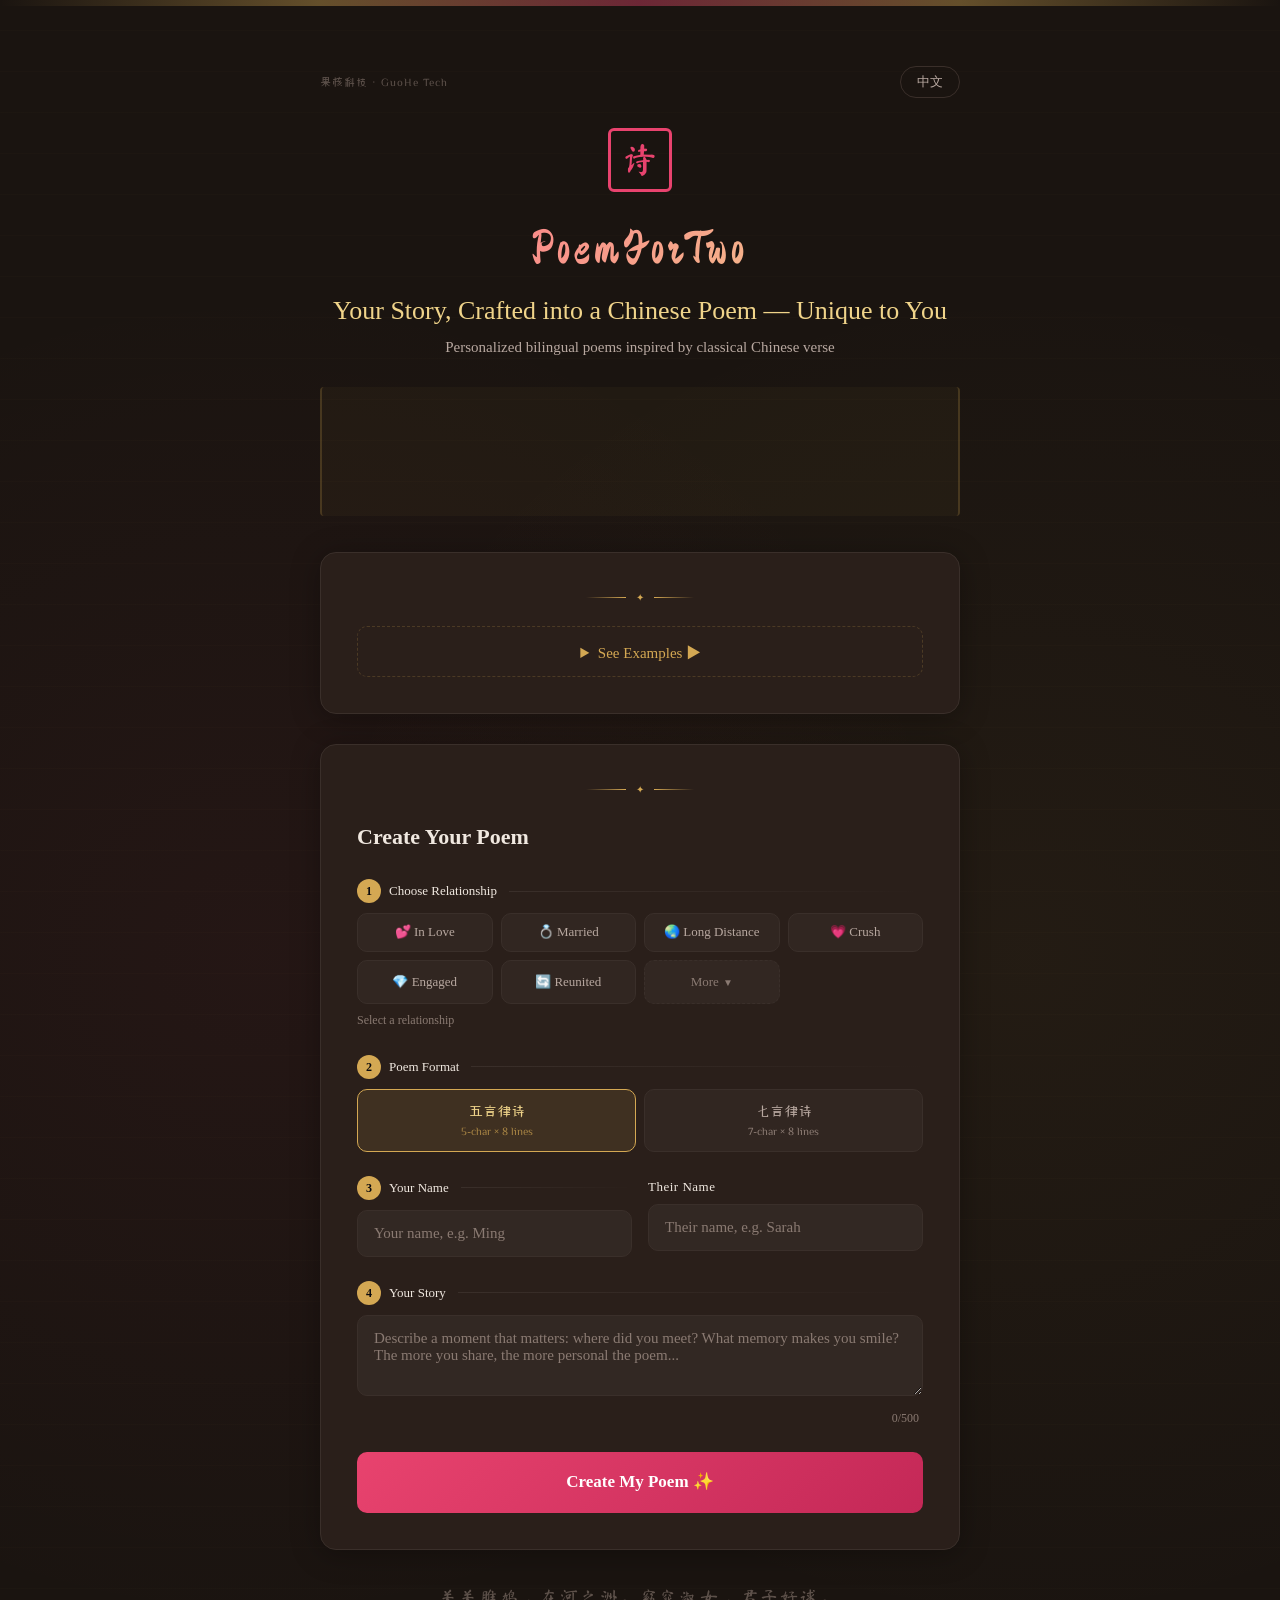
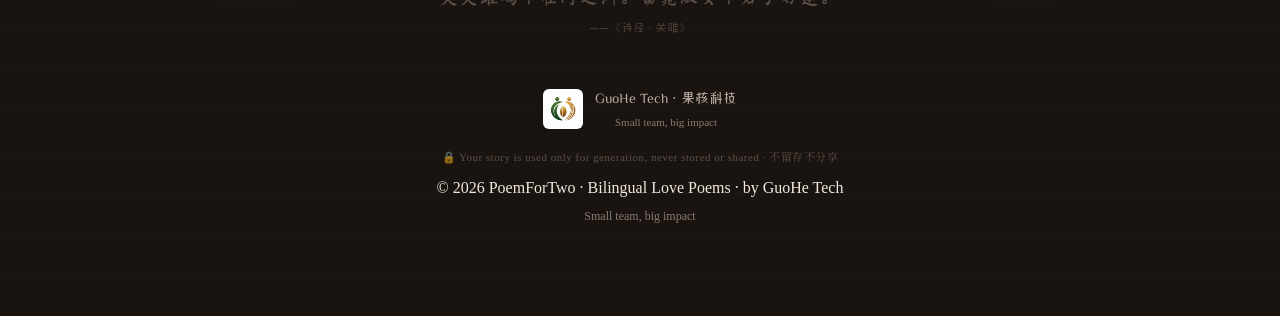
<file: index.html>
<!DOCTYPE html>
<html lang="en">
<head>
<!-- GoatCounter analytics -->
<script data-goatcounter="https://poemfortwo.goatcounter.com/count"
        async src="//gc.zgo.at/count.js"></script>
    <meta charset="UTF-8">
    <meta name="viewport" content="width=device-width, initial-scale=1.0">
    <title>PoemForTwo · Turn Your Love Story into a Bilingual Chinese Poem</title>
    <meta name="description" content="Turn your love story into a personalized bilingual poem. Classical Chinese poetry with English translation. A unique gift crafted from your memories.">
    <meta name="keywords" content="personalized love poem, bilingual poem, Chinese love poetry, romantic gift, anniversary gift, 情诗生成, 古诗词, 中英双语情诗">
    <meta name="robots" content="index, follow">
    <meta name="google-site-verification" content="eVZNyo35Vxsx5VyrqxjgL5WBrnt7HIEMkwZBcifdF6E">
    <link rel="canonical" href="https://poem.hajimijob.top/">
    <link rel="alternate" hreflang="en" href="https://poem.hajimijob.top/">
    <link rel="alternate" hreflang="zh" href="https://poem.hajimijob.top/">
    <link rel="alternate" hreflang="x-default" href="https://poem.hajimijob.top/">
    <link rel="stylesheet" href="css/style.css">
    <link href="https://fonts.googleapis.com/css2?family=Caveat:wght@400;600;700&display=swap" rel="stylesheet">
    <link rel="icon" type="image/svg+xml" href="data:image/svg+xml,<svg xmlns='http://www.w3.org/2000/svg' viewBox='0 0 100 100'><text y='.9em' font-size='90'>🏮</text></svg>">
    <link rel="apple-touch-icon" href="data:image/svg+xml,<svg xmlns='http://www.w3.org/2000/svg' viewBox='0 0 100 100'><text y='.9em' font-size='90'>🏮</text></svg>">

    <!-- Open Graph / Social Sharing -->
    <meta property="og:type" content="website">
    <meta property="og:url" content="https://poem.hajimijob.top/">
    <meta property="og:title" content="PoemForTwo · Turn Your Love Story into a Bilingual Chinese Poem">
    <meta property="og:description" content="Turn your love story into a personalized bilingual poem. Classical Chinese poetry with English translation. A unique gift crafted from your memories.">
    <meta property="og:image" content="https://poem.hajimijob.top/assets/og-image.png">
    <meta property="og:image:width" content="1200">
    <meta property="og:image:height" content="630">
    <meta property="og:locale" content="en_US">
    <meta property="og:locale:alternate" content="zh_CN">
    <meta property="og:site_name" content="PoemForTwo">

    <!-- Twitter Card -->
    <meta name="twitter:card" content="summary_large_image">
    <meta name="twitter:title" content="PoemForTwo · Turn Your Love Story into a Bilingual Chinese Poem">
    <meta name="twitter:description" content="Turn your love story into a personalized bilingual poem. Classical Chinese + English. A unique gift from the heart.">
    <meta name="twitter:image" content="https://poem.hajimijob.top/assets/og-image.png">

    <!-- JSON-LD Schema -->
    <script type="application/ld+json">
    {
        "@context": "https://schema.org",
        "@type": "WebApplication",
        "name": "PoemForTwo",
        "description": "Turn your love story into a personalized bilingual poem. Classical Chinese poetry with English translation.",
        "url": "https://poem.hajimijob.top",
        "applicationCategory": "CreativeWork",
        "operatingSystem": "All",
        "browserRequirements": "Requires JavaScript",
        "offers": {
            "@type": "Offer",
            "price": "9.90",
            "priceCurrency": "USD",
            "availability": "https://schema.org/InStock"
        },
        "author": {
            "@type": "Organization",
            "name": "GuoHe Tech"
        }
    }
    </script>

    <!-- Breadcrumb structured data -->
    <script type="application/ld+json">
    {
        "@context": "https://schema.org",
        "@type": "BreadcrumbList",
        "itemListElement": [{
            "@type": "ListItem",
            "position": 1,
            "name": "PoemForTwo",
            "item": "https://poem.hajimijob.top"
        }]
    }
    </script>
</head>
<body>
    <div class="top-ornament"></div>

    <div class="container">
        <!-- Header -->
        <header class="hero">
            <div class="hero-top-bar">
                <div class="brand-badge">果核科技 · GuoHe Tech</div>
                <button class="lang-toggle" id="langToggle" onclick="toggleLang()">EN</button>
            </div>

            <div class="seal-mark animate-fade-rise">诗</div>
            <h1 class="animate-fade-rise">PoemForTwo</h1>
            <p class="subtitle-main animate-fade-rise-delay" data-i18n="heroMain">Turn Your Story into a Beautiful Chinese Poem</p>
            <p class="subtitle animate-fade-rise-delay" data-i18n="heroDesc">Personalized bilingual poems inspired by classical Chinese verse</p>

            <div class="quote-scroll animate-fade-rise-delay-2" id="quoteScroll">
                <div class="quote-line" id="quoteLine">愿得一心人，白首不相离</div>
                <div class="quote-source" id="quoteSource">—— 卓文君《白头吟》</div>
                <div class="quote-en" id="quoteEn">"May we remain devoted until our hair turns white"</div>
            </div>
        </header>

        <!-- Examples -->
        <section class="examples-section" id="examplesSection">
            <div class="card">
                <div class="card-header-ornament">
                    <span class="ornament-line"></span>
                    <span class="ornament-dot">✦</span>
                    <span class="ornament-line"></span>
                </div>
                <button class="examples-toggle" id="examplesToggle" onclick="toggleExamples()">
                    <span class="examples-toggle-icon">▶</span>
                    <span data-i18n="examplesToggleText">See Examples</span>
                </button>
                <div class="examples-body hidden" id="examplesBody">
                    <div class="example-card">
                        <div class="example-badge" data-i18n="example1Badge">💕 In Love</div>
                        <div class="example-title">《书窗情缘》</div>
                        <div class="example-dedication">——致 Sarah</div>
                        <div class="example-verse">波特兰街雨如纱，旧书扉页遇君家。<br>聂鲁达诗藏暗语，萨拉眸底落星华。<br>詹姆士指轻翻页，共许余生一盏茶。<br>红毯铺时云散尽，伞边犹系去年花。</div>
                        <div class="example-divider">✦ ✦ ✦</div>
                        <div class="example-en">In Portland's rain, a veil of grey,<br>We met where worn-out love poems lay.<br>Neruda's lines spoke what we dared not say,<br>Sarah's eyes held stars at bay.<br>James turned pages soft and slow,<br>Vowing futures, sip by sip, aglow.<br>The aisle cleared clouds, the sun broke free,<br>Our umbrella still keeps last year's plea.</div>
                    </div>

                    <div class="example-card">
                        <div class="example-badge" data-i18n="example2Badge">🌏 Long Distance</div>
                        <div class="example-title">《诗笺寄远》</div>
                        <div class="example-dedication">——致南溪</div>
                        <div class="example-verse">墨尔本暖京都寒，万里屏前共晓残。<br>昼寄晴光卿处晒，夜分雪色我窗看。<br>信纸千叠藏朝暮，日历一页减团圆。<br>待到重逢执手日，春风不用寄诗笺。</div>
                        <div class="example-divider">✦ ✦ ✦</div>
                        <div class="example-en">Melbourne warm while Beijing cold,<br>Across the screen our dawns unfold.<br>I send you sunshine from my day,<br>You share the snow where night holds sway.<br>A thousand notes fill up the year,<br>Each calendar page brings you near.<br>When spring arrives and we embrace,<br>No more poems shall take your place.</div>
                    </div>
                </div>
            </div>
        </section>

        <!-- Form -->
        <section class="form-section" id="formSection">
            <div class="card">
                <div class="card-header-ornament">
                    <span class="ornament-line"></span>
                    <span class="ornament-dot">✦</span>
                    <span class="ornament-line"></span>
                </div>
                <h2 data-i18n="formTitle">Create Your Poem</h2>

                <div class="form-group">
                    <div class="step-label"><span class="step-num">1</span> <span data-i18n="relLabel">Choose Your Relationship</span></div>
                    <div class="relationship-grid" id="relationshipGrid">
                        <button class="rel-btn" data-rel="love">💕 <span data-i18n="relLove">In Love</span></button>
                        <button class="rel-btn" data-rel="married">💍 <span data-i18n="relMarried">Married</span></button>
                        <button class="rel-btn" data-rel="longdistance">🌏 <span data-i18n="relLongDist">Long Distance</span></button>
                        <button class="rel-btn" data-rel="crush">💗 <span data-i18n="relCrush">Crush</span></button>
                        <button class="rel-btn" data-rel="engagement">💎 <span data-i18n="relEngaged">Engaged</span></button>
                        <button class="rel-btn" data-rel="reunited">🔄 <span data-i18n="relReunited">Reunited</span></button>
                        <button class="rel-btn hidden-rel" data-rel="parent">👨‍👩‍👧 <span data-i18n="relParent">To Parents</span></button>
                        <button class="rel-btn hidden-rel" data-rel="child">🧒 <span data-i18n="relChild">To Child</span></button>
                        <button class="rel-btn hidden-rel" data-rel="sibling">🤝 <span data-i18n="relSibling">Sibling</span></button>
                        <button class="rel-btn hidden-rel" data-rel="grandparent">👴 <span data-i18n="relGrandparent">Grandparent</span></button>
                        <button class="rel-btn hidden-rel" data-rel="bestfriend">👯 <span data-i18n="relBestfriend">Best Friend</span></button>
                        <button class="rel-btn hidden-rel" data-rel="soulmate">✨ <span data-i18n="relSoulmate">Soulmate</span></button>
                        <button class="rel-btn hidden-rel" data-rel="pet">🐾 <span data-i18n="relPet">To Pet</span></button>
                        <button class="rel-btn hidden-rel" data-rel="self">💪 <span data-i18n="relSelf">To Myself</span></button>
                        <button class="rel-btn hidden-rel" data-rel="memorial">🕯️ <span data-i18n="relMemorial">In Memory</span></button>
                        <button class="rel-btn hidden-rel" data-rel="mentor">📚 <span data-i18n="relMentor">Mentor</span></button>
                        <button class="rel-btn-more" id="relMoreBtn" onclick="window._toggleMoreRel()"><span data-i18n="moreRel">More</span> <span class="rel-arrow">▼</span></button>
                    </div>
                    <p class="field-hint" id="relHint" data-i18n="relHint">Select a relationship</p>
                </div>

                <div class="form-group">
                    <div class="step-label"><span class="step-num">2</span> <span data-i18n="formatLabel">Choose Poem Style</span></div>
                    <div class="format-grid">
                        <button class="format-btn selected" data-format="wuyan">五言律诗<br><span class="format-desc" data-i18n="formatWuyan">5字×8句</span></button>
                        <button class="format-btn" data-format="qiyan">七言律诗<br><span class="format-desc" data-i18n="formatQiyan">7字×8句</span></button>
                    </div>
                </div>

                <div class="form-row">
                    <div class="form-group half">
                        <div class="step-label"><span class="step-num">3</span> <span data-i18n="yourNameLabel">Your Name</span></div>
                        <input type="text" id="name1" placeholder="e.g. James" maxlength="30">
                    </div>
                    <div class="form-group half">
                        <label data-i18n="theirNameLabel">Their Name</label>
                        <input type="text" id="name2" placeholder="e.g. Sarah" maxlength="30">
                    </div>
                </div>

                <div class="form-group">
                    <div class="step-label"><span class="step-num">4</span> <span data-i18n="storyLabel">Tell Your Story</span></div>
                    <textarea id="story" rows="3" placeholder="Describe a meaningful memory, a special moment, or why this person matters to you..." maxlength="500"></textarea>
                    <div class="char-count"><span id="charCount">0</span>/500</div>
                </div>

                <a class="btn-primary" id="generateBtn" href="javascript:void(0)" onclick="window._generatePoem()" style="display:inline-block;text-decoration:none;text-align:center">
                    <span class="btn-text" data-i18n="generateBtn">Create My Poem ✨</span>
                    <span class="btn-loading hidden" data-i18n="loading">Creating...</span>
                </a>
            </div>
        </section>

        <!-- Preview -->
        <section class="preview-section hidden" id="previewSection">
            <div class="card poem-card">
                <div class="card-header-ornament">
                    <span class="ornament-line"></span>
                    <span class="ornament-dot">✦</span>
                    <span class="ornament-line"></span>
                </div>
                <div class="poem-header">
                    <div class="poem-seal">诗</div>
                    <h2 id="poemTitle">诗题</h2>
                    <p class="poem-dedication" id="poemDedication">——致</p>
                </div>

                <div class="poem-body">
                    <div class="preview-content" id="previewContent">
                        <div class="section-label" data-i18n="labelChinese">Chinese Poem · 中文诗</div>
                        <div class="chinese-verse" id="previewChinese"></div>
                        <div class="divider">✦ ✦ ✦</div>
                        <div class="section-label" data-i18n="labelTrans">English Translation · 英译</div>
                        <div class="english-verse" id="previewEnglish"></div>
                    </div>

                    <div class="locked-content" id="lockedContent">
                        <div class="blur-overlay" id="blurOverlay">
                            <div class="section-label">Chinese Poem (continued) · 续</div>
                            <div class="chinese-verse blurred" id="blurredChinese"></div>
                            <div class="divider">✦ ✦ ✦</div>
                            <div class="section-label">English Translation (continued) · 续</div>
                            <div class="english-verse blurred" id="blurredEnglish"></div>
                            <div class="divider">— ✦ —</div>
                            <div class="section-label" data-i18n="labelInterpret">Interpretation · 译意</div>
                            <div class="interpret-verse blurred" id="blurredInterpret"></div>
                        </div>

                        <div class="paywall" id="paywall">
                            <div class="lock-icon">🔒</div>
                            <h3 data-i18n="paywallTitle">Unlock Full Poem</h3>
                            <p class="pay-desc"><span data-i18n="paywallDesc">$9.9 Unlock the complete poem + interpretation + download. One payment, forever yours.</span></p>
                            <a class="btn-ls" id="lsBuyBtn" target="_blank" style="display:inline-block;text-decoration:none">
                                <span data-i18n="lsBuyBtn">💳 Buy $9.9 · Unlock</span>
                            </a>
                            <p class="pay-note" data-i18n="paywallNote">One-time payment · Instant delivery</p>
                        </div>
                    </div>

                    <div class="full-content hidden" id="fullContent">
                        <div class="section-label" data-i18n="labelChinese">Chinese Poem · 中文诗</div>
                        <div class="chinese-verse" id="fullChinese"></div>
                        <div class="divider">✦ ✦ ✦</div>
                        <div class="section-label" data-i18n="labelTrans">English Translation · 英译</div>
                        <div class="english-verse" id="fullEnglish"></div>
                        <div class="divider">— ✦ —</div>
                        <div class="section-label" data-i18n="labelInterpret">Interpretation · 译意</div>
                        <div class="interpret-verse" id="fullInterpret"></div>
                        <div class="divider">— ✦ —</div>
                        <p class="poem-signature" id="poemSignature">以诗为证</p>
                    </div>

                    <div class="note-section hidden" id="noteSection">
                        <div class="divider">&#8212; &#10038; &#8212;</div>
                        <label class="note-label" for="personalNote"><span data-i18n="personalNote">&#9998; Add a handwritten note (optional)</span></label>
                        <textarea class="note-textarea" id="personalNote" maxlength="80" placeholder="To my love... Happy anniversary" rows="2"></textarea>
                    </div>
                </div>

                <div class="poem-actions hidden" id="poemActions">
                    <button class="btn-secondary" id="downloadPngBtn">📥 <span data-i18n="downloadPng">下载为图片</span></button>
                    <button class="btn-secondary" id="downloadTxtBtn">📄 <span data-i18n="downloadTxt">下载为文本</span></button>
                    <button class="btn-outline" id="createNewBtn">🔄 <span data-i18n="createNew">再赋新诗</span></button>
                </div>
            </div>
        </section>

        <div class="footer-poem">
            <div class="footer-poem-line">关关雎鸠，在河之洲。窈窕淑女，君子好逑。</div>
            <div class="footer-poem-source">——《诗经 · 关雎》</div>
        </div>

        <footer class="footer">
            <div class="footer-brand">
                <img src="assets/logo.png" alt="果核科技" class="footer-logo">
                <div>
                    <p class="footer-company" data-i18n="companyName">果核科技 · GuoHe Tech</p>
                    <p class="footer-slogan" data-i18n="slogan">小团队，大作为</p>
                </div>
            </div>
            <div class="footer-bottom">
                <p class="privacy-notice" data-i18n="privacy">🔒 您的故事仅在生成时使用，不留存不分享 · Your story is used only for generation, never stored or shared</p>
                <p data-i18n="copyright">© 2026 PoemForTwo · 为你写诗 · 果核科技出品</p>
                <p class="footer-small"><span data-i18n="slogan">小团队，大作为</span></p>
            </div>
        </footer>
    </div>

    <script src="js/app.js"></script>
</body>
</html>
</file>
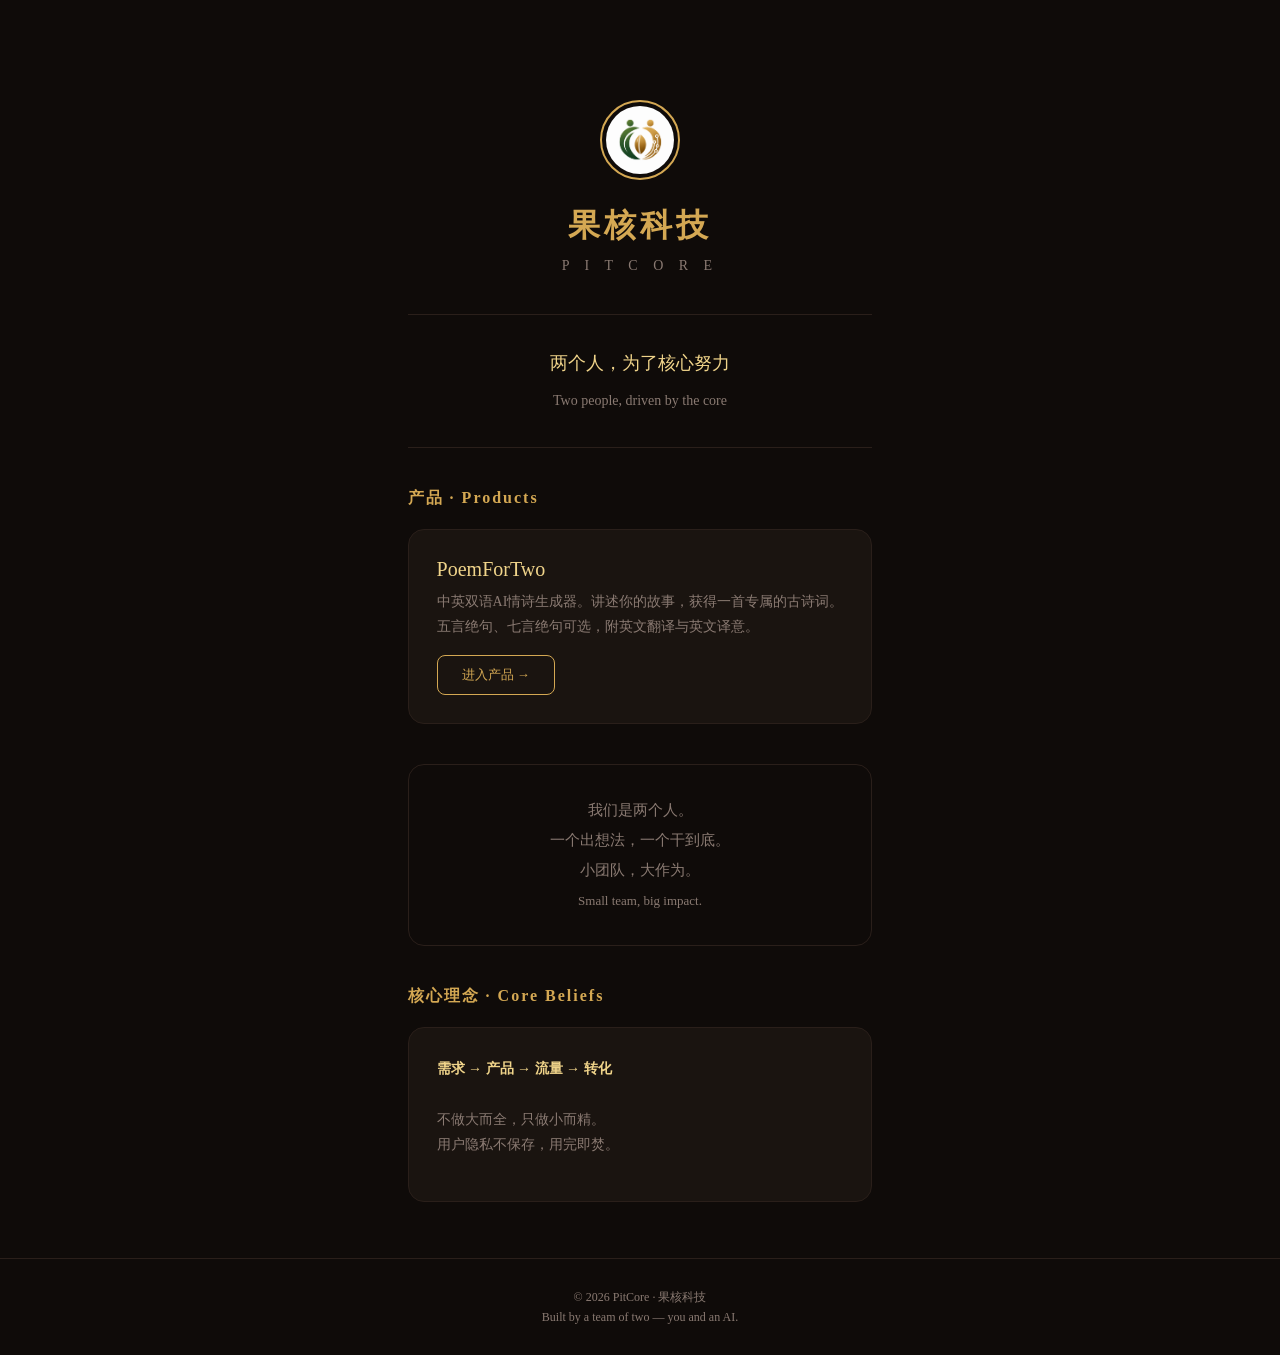
<file: company.html>
<!DOCTYPE html>
<html lang="zh-CN">
<head>
    <meta charset="UTF-8">
    <meta name="viewport" content="width=device-width, initial-scale=1.0">
    <title>PitCore · 果核科技</title>
    <meta name="description" content="果核科技 PitCore — 小团队，大作为。两个人，为了核心努力。">
    <link rel="icon" href="assets/logo.png">
    <style>
        *, *::before, *::after { margin:0; padding:0; box-sizing:border-box; }
        :root {
            --bg: #0f0b09; --card: #1a1410; --gold: #d4a853; --gold-light: #f0d48a;
            --text: #f0e8e0; --text-dim: #8a7a72; --border: #2a1f1a;
        }
        body {
            font-family: "Noto Serif SC", "STSong", Georgia, serif;
            background: var(--bg); color: var(--text); min-height: 100vh;
            display: flex; flex-direction: column;
        }
        .container { max-width: 800px; margin: 0 auto; padding: 40px 24px; flex: 1; }
        header { text-align: center; padding: 60px 0 40px; }
        .logo { width: 80px; height: 80px; border-radius: 50%; margin-bottom: 20px; border: 2px solid var(--gold); padding: 4px; }
        h1 { font-size: 32px; letter-spacing: 4px; color: var(--gold); }
        .subtitle { font-size: 14px; color: var(--text-dim); margin-top: 10px; letter-spacing: 6px; }
        .tagline {
            text-align: center; font-size: 18px; line-height: 2; padding: 30px 0;
            color: var(--gold-light); border-top: 1px solid var(--border); border-bottom: 1px solid var(--border);
        }
        .section-title { font-size: 16px; color: var(--gold); margin: 40px 0 20px; letter-spacing: 2px; }
        .product-card {
            background: var(--card); border: 1px solid var(--border); border-radius: 16px;
            padding: 28px; margin-bottom: 16px; transition: all 0.25s ease;
        }
        .product-card:hover { border-color: var(--gold); }
        .product-name { font-size: 20px; color: var(--gold-light); margin-bottom: 8px; }
        .product-desc { font-size: 14px; color: var(--text-dim); line-height: 1.8; margin-bottom: 16px; }
        .product-link {
            display: inline-block; padding: 10px 24px; border: 1px solid var(--gold);
            border-radius: 8px; color: var(--gold); text-decoration: none; font-size: 13px; transition: all 0.25s ease;
        }
        .product-link:hover { background: rgba(212,168,83,0.12); }
        .philosophy {
            margin: 40px 0; padding: 30px; text-align: center;
            border: 1px solid var(--border); border-radius: 16px;
        }
        .philosophy p { font-size: 15px; line-height: 2; color: var(--text-dim); }
        footer { text-align: center; padding: 30px 20px; border-top: 1px solid var(--border); font-size: 12px; color: var(--text-dim); }
        @media (max-width: 480px) {
            .container { padding: 20px 16px; } header { padding: 40px 0 30px; }
            h1 { font-size: 24px; } .logo { width: 60px; height: 60px; }
        }
    </style>
</head>
<body>
    <div class="container">
        <header>
            <img src="assets/logo.png" alt="PitCore" class="logo">
            <h1>果核科技</h1>
            <p class="subtitle">P I T C O R E</p>
        </header>

        <div class="tagline">
            两个人，为了核心努力<br>
            <span style="color:var(--text-dim);font-size:14px;">Two people, driven by the core</span>
        </div>

        <h2 class="section-title">产品 · Products</h2>
        <div class="product-card">
            <div class="product-name">PoemForTwo</div>
            <div class="product-desc">
                中英双语AI情诗生成器。讲述你的故事，获得一首专属的古诗词。<br>
                五言绝句、七言绝句可选，附英文翻译与英文译意。
            </div>
            <a class="product-link" href="/">进入产品 →</a>
        </div>

        <div class="philosophy">
            <p>
                我们是两个人。<br>
                一个出想法，一个干到底。<br>
                小团队，大作为。<br>
                <span style="color:var(--text-dim);font-size:13px;">Small team, big impact.</span>
            </p>
        </div>

        <h2 class="section-title">核心理念 · Core Beliefs</h2>
        <div class="product-card">
            <div class="product-desc">
                <strong style="color:var(--gold-light);">需求 → 产品 → 流量 → 转化</strong><br><br>
                不做大而全，只做小而精。<br>
                用户隐私不保存，用完即焚。
            </div>
        </div>
    </div>

    <footer>
        <p>© 2026 PitCore · 果核科技</p>
        <p style="margin-top:4px;color:var(--text-dim);">Built by a team of two — you and an AI.</p>
    </footer>
</body>
</html>
</file>
<file: css/style.css>
/* ========================================
   PoemForTwo - Romantic Theme Styles
   ======================================== */

/* ========================================
   PoemForTwo - Chinese Classical Poetry Theme
   ======================================== */

/* --- Import Chinese Fonts --- */
@import url('https://fonts.googleapis.com/css2?family=Noto+Serif+SC:wght@400;600;700&family=Ma+Shan+Zheng&family=ZCOOL+XiaoWei&display=swap');

/* --- Reset & Base --- */
*, *::before, *::after {
    margin: 0;
    padding: 0;
    box-sizing: border-box;
}

:root {
    --rose: #e8436e;
    --rose-light: #ff6b8a;
    --rose-dark: #c42857;
    --gold: #d4a853;
    --gold-light: #f0d48a;
    --cream: #fdf6f0;
    --cream-dark: #f5ece4;
    --warm-bg: #1a1410;
    --warm-card: #2a1f1a;
    --text-primary: #f0e8e0;
    --text-secondary: #b8a8a0;
    --text-muted: #8a7a72;
    --border: #3a2f2a;
    --radius: 16px;
    --radius-sm: 10px;
    --shadow: 0 4px 30px rgba(0,0,0,0.3);
    --font-cn-title: "Ma Shan Zheng", "STKaiti", serif;
    --font-cn: "Noto Serif SC", "ZCOOL XiaoWei", "STSong", serif;
    --font-cn-body: "ZCOOL XiaoWei", "Noto Serif SC", serif;
    --font-en: "Georgia", "Times New Roman", serif;
}

html {
    scroll-behavior: smooth;
}

body {
    font-family: var(--font-en), var(--font-cn), serif;
    background: var(--warm-bg);
    color: var(--text-primary);
    min-height: 100vh;
    line-height: 1.7;
    background-image:
        radial-gradient(ellipse at 20% 50%, rgba(232,67,110,0.05) 0%, transparent 50%),
        radial-gradient(ellipse at 80% 50%, rgba(212,168,83,0.05) 0%, transparent 50%),
        repeating-linear-gradient(0deg, transparent, transparent 40px, rgba(212,168,83,0.015) 40px, rgba(212,168,83,0.015) 41px);
}

.container {
    max-width: 680px;
    margin: 0 auto;
    padding: 40px 20px 60px;
}

/* --- Top Ornament --- */
.top-ornament {
    height: 6px;
    background: linear-gradient(90deg, transparent, var(--gold), var(--rose), var(--gold), transparent);
    opacity: 0.4;
}

/* --- Hero --- */
.hero {
    text-align: center;
    padding: 20px 0 36px;
    position: relative;
}

/* --- Top Bar: Brand + Lang Toggle --- */
.hero-top-bar {
    display: flex;
    justify-content: space-between;
    align-items: center;
    margin-bottom: 30px;
}

.brand-badge {
    font-family: var(--font-cn-body);
    font-size: 11px;
    color: var(--text-muted);
    letter-spacing: 1px;
    opacity: 0.6;
}

.lang-toggle {
    padding: 6px 16px;
    background: transparent;
    border: 1px solid var(--border);
    border-radius: 20px;
    color: var(--text-secondary);
    font-size: 13px;
    font-family: var(--font-en);
    cursor: pointer;
    transition: all 0.25s ease;
}

.lang-toggle:hover {
    border-color: var(--gold);
    color: var(--gold);
}

.hero-icon {
    display: none;
}

/* --- Chinese Seal Mark --- */
.seal-mark {
    width: 64px;
    height: 64px;
    margin: 0 auto 16px;
    border: 3px solid var(--rose);
    border-radius: 6px;
    display: flex;
    align-items: center;
    justify-content: center;
    font-family: "Ma Shan Zheng", var(--font-cn-title);
    font-size: 34px;
    color: var(--rose);
    transform: rotate(-3deg);
    position: relative;
}

.seal-mark::after {
    content: '';
    position: absolute;
    inset: -3px;
    border: 1px solid rgba(232,67,110,0.2);
    border-radius: 8px;
}

.hero h1 {
    font-family: "Ma Shan Zheng", var(--font-cn-title);
    font-size: 48px;
    font-weight: 400;
    background: linear-gradient(135deg, var(--rose-light), var(--gold-light));
    -webkit-background-clip: text;
    -webkit-text-fill-color: transparent;
    background-clip: text;
    letter-spacing: 4px;
    margin-bottom: 4px;
}

.subtitle-main {
    font-family: var(--font-en);
    font-size: 26px;
    color: var(--gold-light);
    margin-bottom: 8px;
    line-height: 1.3;
}

.subtitle-chinese { display: none; }

.subtitle {
    color: var(--text-secondary);
    font-size: 15px;
    margin-top: 4px;
    line-height: 1.6;
}

.lang-tag {
    display: inline-block;
    margin-top: 8px;
    padding: 4px 16px;
    background: rgba(212,168,83,0.12);
    border: 1px solid rgba(212,168,83,0.25);
    border-radius: 20px;
    font-size: 13px;
    color: var(--gold);
    font-family: var(--font-cn-body);
}

/* --- Floating Quote Scroll --- */
.quote-scroll {
    margin-top: 28px;
    padding: 16px 24px;
    background: rgba(212,168,83,0.04);
    border-left: 2px solid rgba(212,168,83,0.2);
    border-right: 2px solid rgba(212,168,83,0.2);
    border-radius: 4px;
    transition: opacity 0.5s;
}

.quote-line {
    font-family: var(--font-cn-title);
    font-size: 24px;
    color: var(--gold-light);
    letter-spacing: 2px;
    transition: opacity 0.4s ease;
}

.quote-source {
    font-family: var(--font-cn-body);
    font-size: 13px;
    color: var(--text-muted);
    margin-top: 4px;
    transition: opacity 0.4s ease;
}

.quote-en {
    font-family: var(--font-en);
    font-size: 14px;
    color: var(--text-muted-light);
    margin-top: 6px;
    font-style: italic;
    transition: opacity 0.4s ease;
}

/* --- Cards --- */
.card {
    background: var(--warm-card);
    border: 1px solid var(--border);
    border-radius: var(--radius);
    padding: 36px;
    box-shadow: var(--shadow);
}

.card h2 {
    font-size: 22px;
    font-weight: 600;
    margin-bottom: 24px;
    color: var(--text-primary);
}

/* --- Card Header Ornament --- */
.card-header-ornament {
    display: flex;
    align-items: center;
    justify-content: center;
    gap: 10px;
    margin-bottom: 20px;
}

.ornament-line {
    display: block;
    width: 40px;
    height: 1px;
    background: linear-gradient(90deg, transparent, var(--gold));
}

.ornament-line:last-of-type {
    background: linear-gradient(90deg, var(--gold), transparent);
}

.ornament-dot {
    color: var(--gold);
    font-size: 10px;
}

/* --- Form Elements --- */
.form-group {
    margin-bottom: 24px;
}

.form-group label {
    display: block;
    font-size: 13px;
    color: var(--text-label);
    margin-bottom: 6px;
    font-weight: 400;
    letter-spacing: 0.5px;
}

.step-label {
    display: flex;
    align-items: center;
    gap: 8px;
    font-size: 13px;
    color: var(--text-label);
    margin-bottom: 10px;
    font-weight: 400;
}

.step-num {
    display: inline-flex;
    align-items: center;
    justify-content: center;
    width: 24px;
    height: 24px;
    border-radius: 50%;
    background: var(--gold);
    color: #0a0a0f;
    font-size: 12px;
    font-weight: 700;
    position: relative;
}

/* Step progress dot */
.step-label::after {
    content: '';
    flex: 1;
    height: 1px;
    background: linear-gradient(90deg, var(--border), transparent);
    margin-left: 4px;
}

.form-row {
    display: flex;
    gap: 16px;
}

.form-group.half {
    flex: 1;
}

.optional {
    font-weight: 400;
    color: var(--text-muted);
    font-size: 13px;
}

input, textarea {
    width: 100%;
    padding: 14px 16px;
    background: rgba(255,255,255,0.04);
    border: 1px solid var(--border);
    border-radius: var(--radius-sm);
    color: var(--text-primary);
    font-size: 15px;
    font-family: var(--font-en), var(--font-cn), sans-serif;
    transition: border-color 0.2s, box-shadow 0.2s;
    outline: none;
}

input:focus, textarea:focus {
    border-color: var(--rose);
    box-shadow: 0 0 0 3px rgba(232,67,110,0.15);
}

input::placeholder, textarea::placeholder {
    color: var(--text-muted);
}

textarea {
    resize: vertical;
    min-height: 80px;
}

.char-count {
    text-align: right;
    font-size: 12px;
    color: var(--text-muted);
    margin-top: 4px;
    padding-right: 4px;
}

.field-hint {
    font-size: 12px;
    color: var(--text-muted);
    margin-top: 6px;
}

/* --- Format Selector --- */
.format-grid {
    display: grid;
    grid-template-columns: 1fr 1fr;
    gap: 8px;
}

.format-btn {
    padding: 12px 8px;
    background: rgba(255,255,255,0.03);
    border: 1px solid var(--border);
    border-radius: var(--radius-sm);
    color: var(--text-secondary);
    font-size: 14px;
    font-family: var(--font-cn-body), var(--font-en), sans-serif;
    cursor: pointer;
    transition: all 0.25s ease;
    text-align: center;
    line-height: 1.4;
}

.format-btn:hover {
    background: rgba(212,168,83,0.08);
    border-color: var(--gold);
}

.format-btn.selected {
    background: rgba(212,168,83,0.12);
    border-color: var(--gold);
    color: var(--gold-light);
}

.format-desc {
    font-size: 11px;
    color: var(--text-muted);
    display: block;
    margin-top: 2px;
}

.format-btn.selected .format-desc {
    color: var(--gold);
    opacity: 0.7;
}

/* --- Relationship Grid --- */
.relationship-grid {
    display: grid;
    grid-template-columns: repeat(4, 1fr);
    gap: 8px;
}

.rel-btn {
    padding: 10px 4px;
    background: rgba(255,255,255,0.03);
    border: 1px solid var(--border);
    border-radius: var(--radius-sm);
    color: var(--text-secondary);
    font-size: 13px;
    font-family: var(--font-en), var(--font-cn), sans-serif;
    cursor: pointer;
    transition: all 0.25s ease;
    text-align: center;
    line-height: 1.3;
}

.rel-btn:hover {
    background: rgba(232,67,110,0.08);
    border-color: var(--rose);
    color: var(--text-primary);
}

.rel-btn.selected {
    background: rgba(232,67,110,0.15);
    border-color: var(--rose);
    color: var(--rose-light);
    font-weight: 500;
    box-shadow: 0 0 12px rgba(232,67,110,0.15);
}

.rel-btn-more {
    background: rgba(255,255,255,0.04);
    border: 1px dashed var(--border);
    border-radius: 10px;
    padding: 10px 18px;
    color: var(--text-muted);
    font-size: 13px;
    cursor: pointer;
    transition: 0.2s;
    font-family: inherit;
    min-height: 44px;
    display: inline-flex;
    align-items: center;
    justify-content: center;
}
.rel-btn-more:hover {
    border-color: var(--gold);
    color: var(--gold);
    background: rgba(212,168,83,0.06);
}

.rel-arrow {
    font-size: 10px;
    margin-left: 4px;
    transition: transform 0.2s;
}

/* --- Primary Button --- */
.btn-primary {
    width: 100%;
    padding: 16px 24px;
    background: linear-gradient(135deg, var(--rose), var(--rose-dark));
    border: none;
    border-radius: var(--radius-sm);
    color: white;
    font-size: 17px;
    font-weight: 600;
    font-family: var(--font-en), var(--font-cn), sans-serif;
    cursor: pointer;
    transition: all 0.25s ease;
    position: relative;
}

.btn-primary:hover {
    transform: translateY(-1px);
    box-shadow: 0 6px 24px rgba(232,67,110,0.35);
}

.btn-primary:active {
    transform: translateY(0);
}

.btn-primary:disabled {
    opacity: 0.5;
    cursor: not-allowed;
    transform: none;
}

/* --- Preview Section --- */
.hidden {
    display: none !important;
}

.preview-section {
    margin-top: 40px;
    animation: fadeUp 0.5s ease;
}

@keyframes fadeUp {
    from { opacity: 0; transform: translateY(20px); }
    to { opacity: 1; transform: translateY(0); }
}

/* --- Entrance Animations --- */
.animate-fade-rise {
    animation: fadeUp 0.8s ease-out forwards;
}
.animate-fade-rise-delay {
    animation: fadeUp 0.8s ease-out 0.2s forwards;
    opacity: 0;
}
.animate-fade-rise-delay-2 {
    animation: fadeUp 0.8s ease-out 0.4s forwards;
    opacity: 0;
}

/* --- Poem Card --- */
.poem-card {
    text-align: center;
}

.poem-header {
    margin-bottom: 28px;
    padding-bottom: 20px;
    border-bottom: 1px solid var(--border);
    position: relative;
}

.poem-seal {
    display: inline-block;
    width: 36px;
    height: 36px;
    border: 2px solid var(--rose);
    border-radius: 4px;
    font-family: "Ma Shan Zheng", var(--font-cn-title);
    font-size: 20px;
    color: var(--rose);
    line-height: 36px;
    text-align: center;
    margin-bottom: 12px;
    transform: rotate(-3deg);
}

.poem-header h2 {
    margin-bottom: 8px;
    font-family: "Ma Shan Zheng", var(--font-cn-title);
    font-size: 30px;
    color: var(--gold);
    font-weight: 400;
    letter-spacing: 2px;
}

.poem-dedication {
    font-size: 15px;
    color: var(--text-muted);
    font-style: italic;
}

/* --- Poem Verses --- */
.poem-body {
    min-height: 100px;
}

.chinese-verse {
    font-family: var(--font-cn-body);
    font-size: 18px;
    line-height: 2.4;
    color: var(--text-primary);
    white-space: pre-line;
    padding: 8px 0;
}

/* --- Section Labels --- */
.section-label {
    font-size: 12px;
    text-transform: uppercase;
    letter-spacing: 2px;
    color: var(--gold);
    opacity: 0.6;
    margin-bottom: 8px;
    font-family: var(--font-en);
}

/* --- Interpretation Verse --- */
.interpret-verse {
    font-family: var(--font-en);
    font-size: 14px;
    line-height: 1.8;
    color: var(--text-muted);
    white-space: pre-line;
    padding: 8px 0;
    font-style: normal;
}

.english-verse {
    font-family: var(--font-en);
    font-size: 15px;
    line-height: 1.9;
    color: var(--text-secondary);
    font-style: italic;
    white-space: pre-line;
    padding: 8px 0;
}

.divider {
    color: var(--gold);
    font-size: 14px;
    padding: 16px 0;
    letter-spacing: 6px;
}

.poem-signature {
    font-size: 14px;
    color: var(--text-muted);
    font-style: italic;
    margin-top: 12px;
}

/* --- Blurred Content --- */
.blur-overlay {
    position: relative;
    filter: blur(5px);
    pointer-events: none;
    user-select: none;
    transition: filter 0.5s;
}

/* --- LemonSqueezy Button --- */
.btn-ls {
    display: inline-block;
    padding: 16px 40px;
    background: linear-gradient(135deg, #1ee0ac, #16a085);
    border: none;
    border-radius: var(--radius-sm);
    color: #fff !important;
    font-size: 17px;
    font-weight: 600;
    font-family: var(--font-en), var(--font-cn), sans-serif;
    cursor: pointer;
    transition: all 0.25s ease;
    margin-bottom: 12px;
}

.btn-ls:hover {
    transform: translateY(-1px);
    box-shadow: 0 6px 24px rgba(30,224,172,0.35);
}

/* --- Paywall --- */
.locked-content {
    margin-top: 10px;
}

.paywall {
    margin-top: 28px;
    padding: 32px 20px;
    background: linear-gradient(135deg, rgba(232,67,110,0.08), rgba(212,168,83,0.08));
    border: 1px solid rgba(212,168,83,0.2);
    border-radius: var(--radius);
}

.lock-icon {
    font-size: 40px;
    margin-bottom: 12px;
}

.paywall h3 {
    font-family: "Ma Shan Zheng", var(--font-cn-title);
    font-size: 24px;
    font-weight: 400;
    color: var(--gold);
    margin-bottom: 8px;
}

.pay-desc {
    color: var(--text-secondary);
    font-size: 14px;
    margin-bottom: 20px;
}

#paypal-button-container {
    max-width: 280px;
    margin: 0 auto 12px;
}

.pay-note {
    font-size: 12px;
    color: var(--text-muted);
}

/* --- Poem Actions --- */
.poem-actions {
    display: flex;
    flex-wrap: wrap;
    gap: 12px;
    justify-content: center;
    margin-top: 28px;
    padding-top: 24px;
    border-top: 1px solid var(--border);
}

.btn-secondary {
    padding: 12px 24px;
    background: rgba(255,255,255,0.06);
    border: 1px solid var(--border);
    border-radius: var(--radius-sm);
    color: var(--text-primary);
    font-size: 14px;
    font-family: var(--font-en), var(--font-cn), sans-serif;
    cursor: pointer;
    transition: all 0.25s ease;
}

.btn-secondary:hover {
    background: rgba(255,255,255,0.1);
    border-color: var(--gold);
}

.btn-outline {
    padding: 12px 24px;
    background: transparent;
    border: 1px solid var(--border);
    border-radius: var(--radius-sm);
    color: var(--text-muted);
    font-size: 14px;
    font-family: var(--font-en), var(--font-cn), sans-serif;
    cursor: pointer;
    transition: all 0.25s ease;
}

.btn-outline:hover {
    color: var(--text-primary);
    border-color: var(--text-muted);
}

/* --- Loading State --- */
.btn-text.hidden { display: none; }
.btn-loading.hidden { display: none; }

/* --- Examples Section --- */
.examples-section {
    max-width: 720px;
    margin: 0 auto 30px;
}
.examples-toggle {
    width: 100%;
    background: none;
    border: 1px dashed rgba(212,168,83,.2);
    border-radius: 10px;
    padding: 14px 20px;
    color: var(--gold);
    font-size: 15px;
    font-family: inherit;
    cursor: pointer;
    display: flex;
    align-items: center;
    justify-content: center;
    gap: 8px;
    transition: .3s;
}
.examples-toggle:hover {
    border-color: var(--gold);
    background: rgba(212,168,83,.04);
}
.examples-toggle-icon {
    display: inline-block;
    transition: transform .3s;
    font-size: 11px;
}
.examples-toggle.expanded .examples-toggle-icon {
    transform: rotate(90deg);
}
.examples-body {
    margin-top: 24px;
}
.example-cards {
    display: flex;
    flex-direction: column;
    gap: 24px;
}
.example-card {
    background: rgba(255,255,255,.02);
    border: 1px solid rgba(212,168,83,.12);
    border-radius: 12px;
    padding: 28px;
    transition: .3s;
}
.example-card:hover {
    border-color: rgba(212,168,83,.25);
    background: rgba(255,255,255,.04);
}
.example-badge {
    display: inline-block;
    font-size: 12px;
    color: var(--gold);
    background: rgba(212,168,83,.08);
    padding: 4px 12px;
    border-radius: 20px;
    margin-bottom: 12px;
}
.example-title {
    font-family: var(--font-cn-title), serif;
    font-size: 22px;
    color: var(--gold-light);
    text-align: center;
    margin-bottom: 4px;
}
.example-dedication {
    text-align: center;
    color: var(--text-muted);
    font-size: 13px;
    margin-bottom: 14px;
}
.example-verse {
    text-align: center;
    line-height: 2;
    color: var(--text-primary);
    font-size: 15px;
    margin-bottom: 12px;
}
.example-divider {
    text-align: center;
    color: var(--gold);
    opacity: .4;
    font-size: 13px;
    margin: 8px 0;
}
.example-en {
    text-align: center;
    line-height: 1.8;
    color: var(--text-secondary);
    font-size: 14px;
    font-style: italic;
}

/* --- Footer Poem Quote --- */
.footer-poem {
    text-align: center;
    padding: 32px 20px 10px;
}

.footer-poem-line {
    font-family: var(--font-cn-title);
    font-size: 18px;
    color: var(--text-muted);
    letter-spacing: 2px;
    opacity: 0.6;
}

.footer-poem-source {
    font-family: var(--font-cn-body);
    font-size: 12px;
    color: var(--text-muted);
    margin-top: 4px;
    opacity: 0.4;
}

/* --- Handwritten Note --- */
.note-section {
    margin-top: 20px;
    text-align: center;
}
.note-label {
    display: block;
    font-size: 14px;
    color: var(--muted);
    margin-bottom: 8px;
    cursor: pointer;
}
.note-textarea {
    width: 100%;
    max-width: 400px;
    background: rgba(255,255,255,.04);
    border: 1px dashed var(--border);
    border-radius: 10px;
    padding: 12px 16px;
    color: var(--text);
    font-family: 'Caveat', 'Georgia', cursive;
    font-size: 22px;
    line-height: 1.4;
    resize: none;
    outline: none;
    transition: .3s;
    text-align: center;
}
.note-textarea:focus {
    border-color: rgba(0,212,255,.3);
    box-shadow: 0 0 20px rgba(0,212,255,.05);
    background: rgba(255,255,255,.06);
}
.note-textarea::placeholder {
    font-family: 'Caveat', 'Georgia', cursive;
    font-size: 22px;
    color: rgba(255,255,255,.15);
    text-align: center;
}

/* --- Footer --- */
.footer {
    text-align: center;
    padding: 40px 20px 30px;
}

.footer-brand {
    display: flex;
    align-items: center;
    justify-content: center;
    gap: 12px;
    margin-bottom: 16px;
}

.footer-logo {
    width: 40px;
    height: 40px;
    border-radius: 6px;
    object-fit: contain;
}

.footer-company {
    font-family: var(--font-cn-body);
    font-size: 14px;
    color: var(--text-secondary);
    font-weight: 500;
}

.footer-slogan {
    font-size: 11px;
    color: var(--text-muted);
    margin-top: 2px;
}

.footer-small {
    font-size: 12px;
    color: var(--text-muted);
    margin-top: 4px;
}

.privacy-notice {
    font-size: 11px;
    color: var(--text-muted);
    opacity: 0.6;
    margin-bottom: 8px;
    letter-spacing: 0.5px;
}

/* --- Responsive --- */
@media (max-width: 600px) {
    .container {
        padding: 20px 16px 40px;
    }

    .hero {
        padding: 40px 0 28px;
    }

    .hero h1 {
        font-size: 32px;
    }

    .hero-icon {
        font-size: 48px;
    }

    .card {
        padding: 24px 20px;
    }

    .relationship-grid {
        grid-template-columns: repeat(3, 1fr);
        gap: 6px;
    }

    .rel-btn {
        font-size: 12px;
        padding: 8px 4px;
    }

    .form-row {
        flex-direction: column;
        gap: 0;
    }

    .poem-header h2 {
        font-size: 22px;
    }

    .chinese-verse {
        font-size: 16px;
    }

    .english-verse {
        font-size: 14px;
    }

    .poem-actions {
        flex-direction: column;
    }

    .btn-secondary, .btn-outline {
        width: 100%;
    }
}

@media (max-width: 400px) {
    .relationship-grid {
        grid-template-columns: repeat(2, 1fr);
    }
}

/* --- Accessibility: Focus Visible --- */
:focus-visible {
    outline: 2px solid var(--rose);
    outline-offset: 2px;
    border-radius: 4px;
}

/* --- Accessibility: Reduced Motion --- */
@media (prefers-reduced-motion: reduce) {
    *, *::before, *::after {
        animation-duration: 0.01ms !important;
        animation-iteration-count: 1 !important;
        transition-duration: 0.01ms !important;
    }
    .quote-scroll,
    .seal-mark,
    .fade-in {
        animation: none !important;
    }
}
</file>
